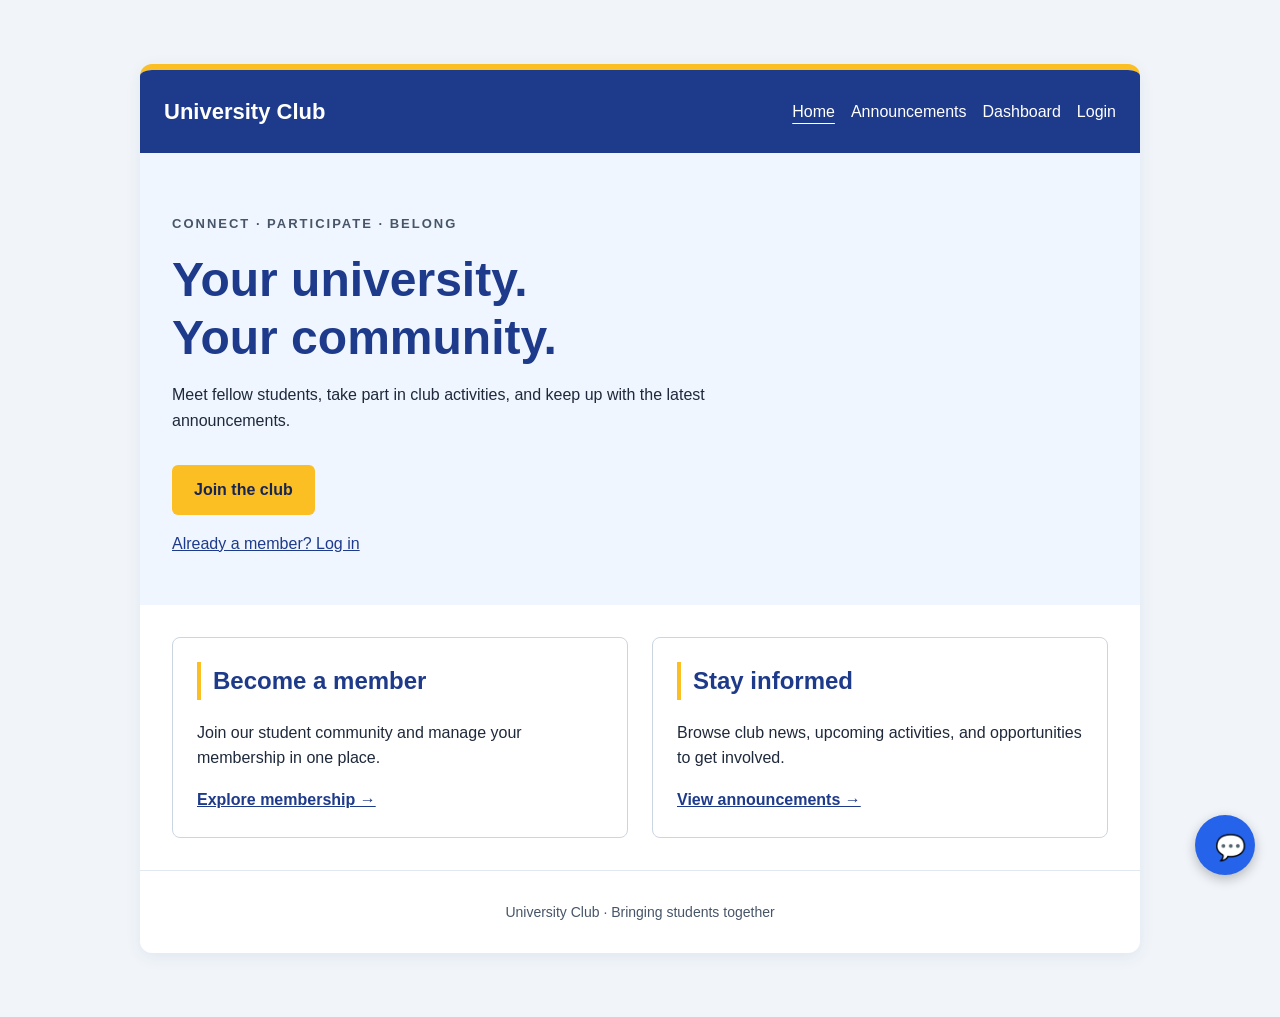
<file: index.html>
<!DOCTYPE html>
<html lang="en">
<head>
    <meta charset="UTF-8">
    <meta name="viewport" content="width=device-width, initial-scale=1.0">
    <title>University Club</title>
    <link rel="stylesheet" href="style.css">
    <link rel="stylesheet" href="chatbot.css">
</head>
<body>
    <main class="homepage">
    <header class="home-header">
        <a class="club-name" href="index.html">University Club</a>

        <nav aria-label="Main navigation">
            <a href="index.html" aria-current="page">Home</a>
            <a href="announcements.html">Announcements</a>
            <a href="dashboard.html">Dashboard</a>
            <a href="admin.php" id="admin-link" hidden>Admin</a>
            <a href="login.html" id="login-link">Login</a>
        </nav>
    </header>

    <section class="home-welcome">
        <p class="home-label">CONNECT · PARTICIPATE · BELONG</p>
        <h1>Your university.<br>Your community.</h1>
        <p>
            Meet fellow students, take part in club activities,
            and keep up with the latest announcements.
        </p>

        <a class="home-button" href="register.html">Join the club</a>
        <a class="home-login" href="login.html">Already a member? Log in</a>
    </section>

    <div class="home-cards">
        <section class="home-card">
            <h2>Become a member</h2>
            <p>
                Join our student community and manage your
                membership in one place.
            </p>
            <a href="register.html">Explore membership →</a>
        </section>

        <section class="home-card">
            <h2>Stay informed</h2>
            <p>
                Browse club news, upcoming activities,
                and opportunities to get involved.
            </p>
            <a href="announcements.html">View announcements →</a>
        </section>
    </div>

    <footer class="home-footer">
        <p>University Club · Bringing students together</p>
    </footer>
</main>

    <div class="chat-container" id="chatContainer">
        <div class="chat-header">
            <strong>🎓 Club Assistant</strong>
            <button
                type="button"
                class="close-btn"
                aria-label="Close club assistant"
                onclick="closeChat()"
            >×</button>
        </div>

        <div class="chat-box" id="chatBox">
            <div class="bot-message">Hi! How can I help you?</div>
        </div>

        <div class="suggestions">
            <button onclick="quickQuestion('How do I join the club?')">
                Join Club
            </button>

            <button onclick="quickQuestion('Where can I see announcements?')">
                Announcements
            </button>

            <button onclick="quickQuestion('Are there any events?')">
                Events
            </button>

            <button onclick="quickQuestion('What does this club do?')">
                About Club
            </button>

            <button onclick="quickQuestion('Who can join the club?')">
                Eligibility
            </button>

            <button onclick="quickQuestion('How do I register?')">
                Registration
            </button>
        </div>

        <div class="chat-input">
            <input
                id="userInput"
                aria-label="Question for the club assistant"
                placeholder="Ask a question..."
            >
            <button id="sendButton">Send</button>
        </div>
    </div>

    <button
        type="button"
        class="chat-button"
        id="chatButton"
        aria-label="Open club assistant"
        onclick="openChat()"
    >💬</button>

    <script src="index.js"></script>
    <script src="navbar.js"></script>
    <script src="chatbot.js"></script>
</body>
</html>
</file>
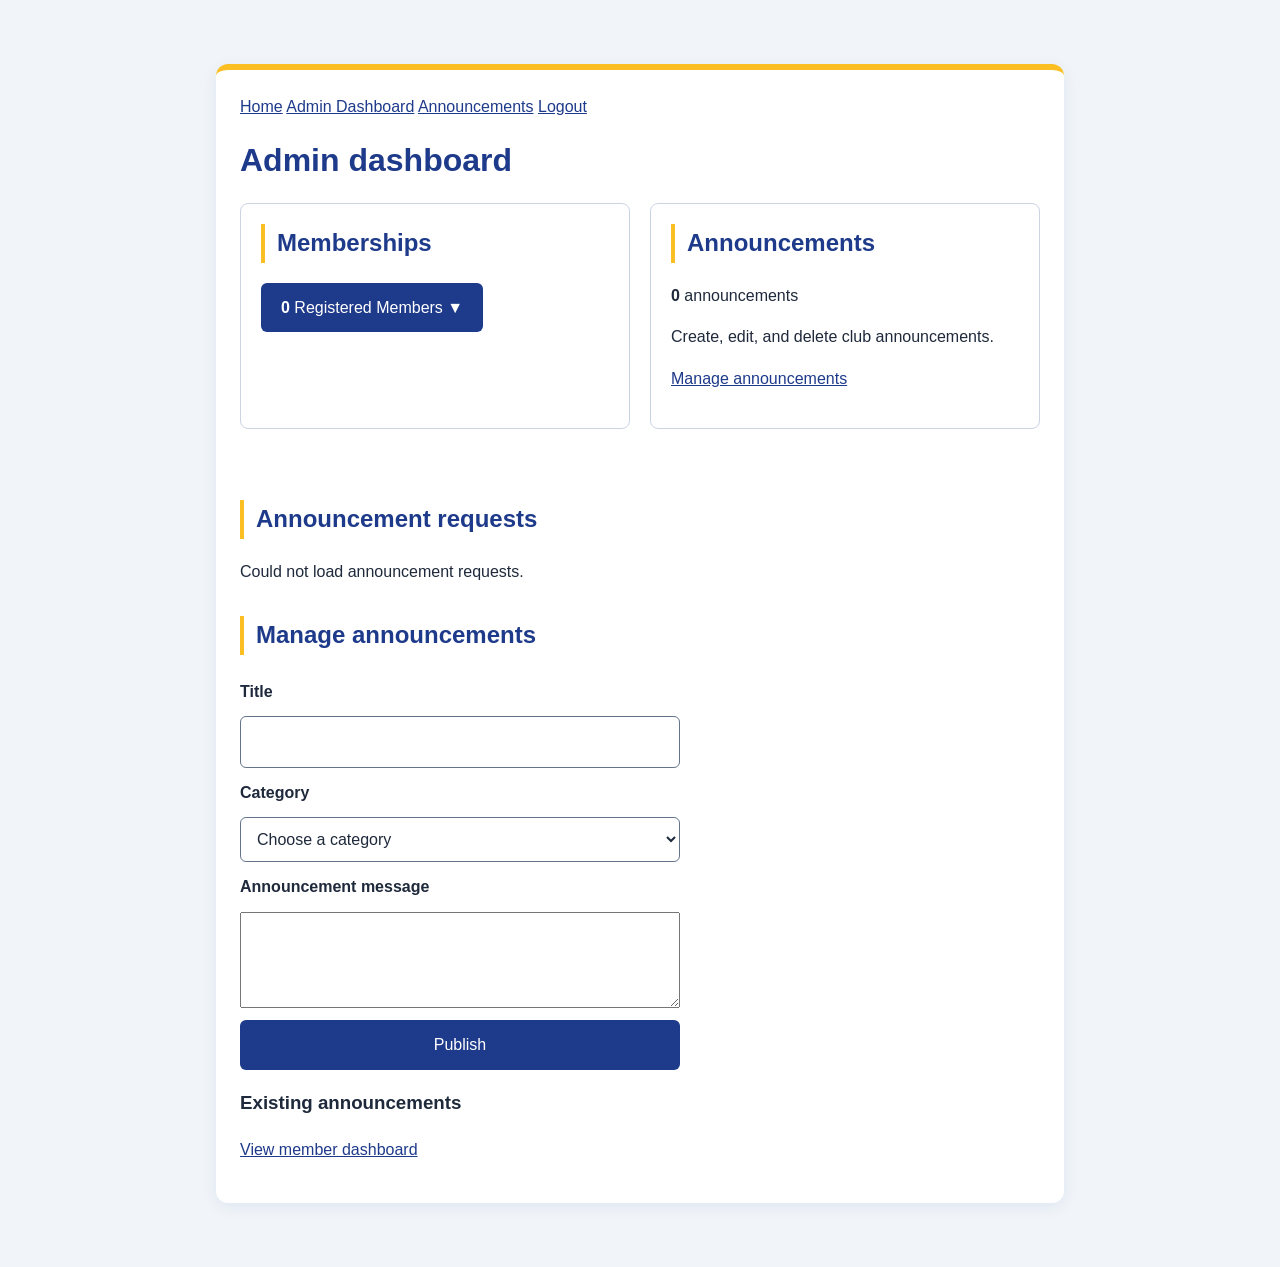
<file: admin.html>
<!DOCTYPE html>
<html lang="en">

<head>
    <meta charset="UTF-8">
    <meta name="viewport" content="width=device-width, initial-scale=1.0">

    <title>Admin Dashboard | University Club</title>

    <link rel="stylesheet" href="style.css">
</head>

<body>

    <main>

<nav aria-label="Main navigation">
    <a href="index.html">Home</a>
    <a href="admin.html" aria-current="page">Admin Dashboard</a>
    <a href="announcements.html">Announcements</a>
    <a href="logout.php">Logout</a>
</nav>


        <h1>Admin dashboard</h1>


        <div class="dashboard-grid">

            <section class="dashboard-card">

                <h2>Memberships</h2>

                <p>
                    <button type="button" id="toggle-members">
                        <strong id="member-count">0</strong>
                        Registered Members ▼
                    </button>
                </p>

                <div id="member-list" hidden></div>

            </section>

            <section class="dashboard-card">

                <h2>Announcements</h2>

                <p>
                    <strong id="announcement-count">0</strong>
                    announcements
                </p>

                <p>
                    Create, edit, and delete club announcements.
                </p>

                <p>
                    <a href="#manage-announcements">
                        Manage announcements
                    </a>
                </p>

            </section>
            <section id="announcement-requests">

    <h2>Announcement requests</h2>

    <div id="request-list">
            <p>Loading requests...</p>
            </div>

            </section>

        </div>


        <!-- Manage announcements -->
        <section id="manage-announcements">

            <h2>Manage announcements</h2>

            <form
                id="announcement-form"
                action="announcement.php"
                method="POST"
            >

                <label for="announcement-title">
                    Title
                </label>

                <input
                    id="announcement-title"
                    name="title"
                    type="text"
                    maxlength="150"
                    required
                >


                <label for="announcement-category">
                    Category
                </label>

                <select
                    id="announcement-category"
                    name="category"
                    required
                >

                    <option value="">
                        Choose a category
                    </option>

                    <option value="General">
                        General
                    </option>

                    <option value="Events">
                        Events
                    </option>

                </select>


                <label for="announcement-content">
                    Announcement message
                </label>

                <textarea
                    id="announcement-content"
                    name="des"
                    rows="6"
                    maxlength="2000"
                    required
                ></textarea>


                <button type="submit">
                    Publish
                </button>

            </form>


            <h3>Existing announcements</h3>

            <div id="admin-announcement-list"></div>

        </section>

        <p>
            <a href="dashboard.html">
                View member dashboard
            </a>
        </p>

    </main>


    <script src="admin.js"></script>
    <script src="navbar.js"></script>

</body>

</html>
</file>
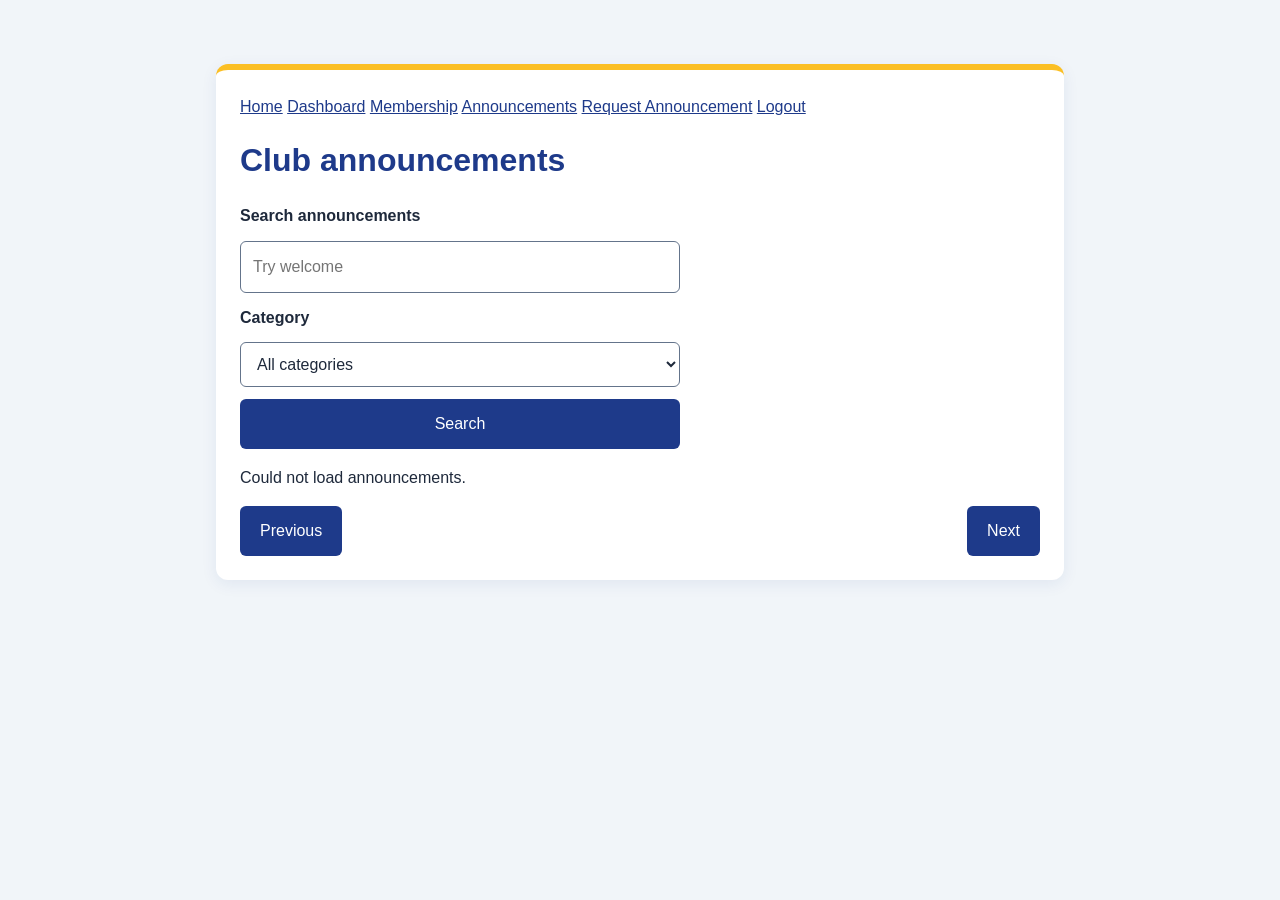
<file: announcements.html>
<!DOCTYPE html>
<html lang="en">
<head>
    <meta charset="UTF-8">
    <meta name="viewport" content="width=device-width, initial-scale=1.0">
    <title>Announcements | University Club</title>
    <link rel="stylesheet" href="style.css">
    <script src="announcements.js" defer></script>
</head>
<body>
    <main>
<nav aria-label="Main navigation">
    <a href="index.html">Home</a>
    <a href="dashboard.html">Dashboard</a>
    <a href="membership.html">Membership</a>
    <a href="announcements.html" aria-current="page">Announcements</a>
    <a href="request.html">Request Announcement</a>
    <a href="admin.php" id="admin-link" hidden>Admin</a>
    <a href="logout.php">Logout</a>
</nav>
        <h1>Club announcements</h1>

        <form id="search-form">
            <label for="search">Search announcements</label>
            <input id="search" type="search" placeholder="Try welcome">

            <label for="category">Category</label>
            <select id="category">
                <option value="all">All categories</option>
                <option value="General">General</option>
                <option value="Events">Events</option>
            </select>

            <button type="submit">Search</button>
        </form>

        <p id="results-message" role="status"></p>

        <div id="announcement-list"></div>

        <nav aria-label="Announcement pages">
            <button id="previous" type="button">Previous</button>
            <span id="page-number"></span>
            <button id="next" type="button">Next</button>
        </nav>
    </main>
    <script src="navbar.js"></script>
</body>
</html>
</file>
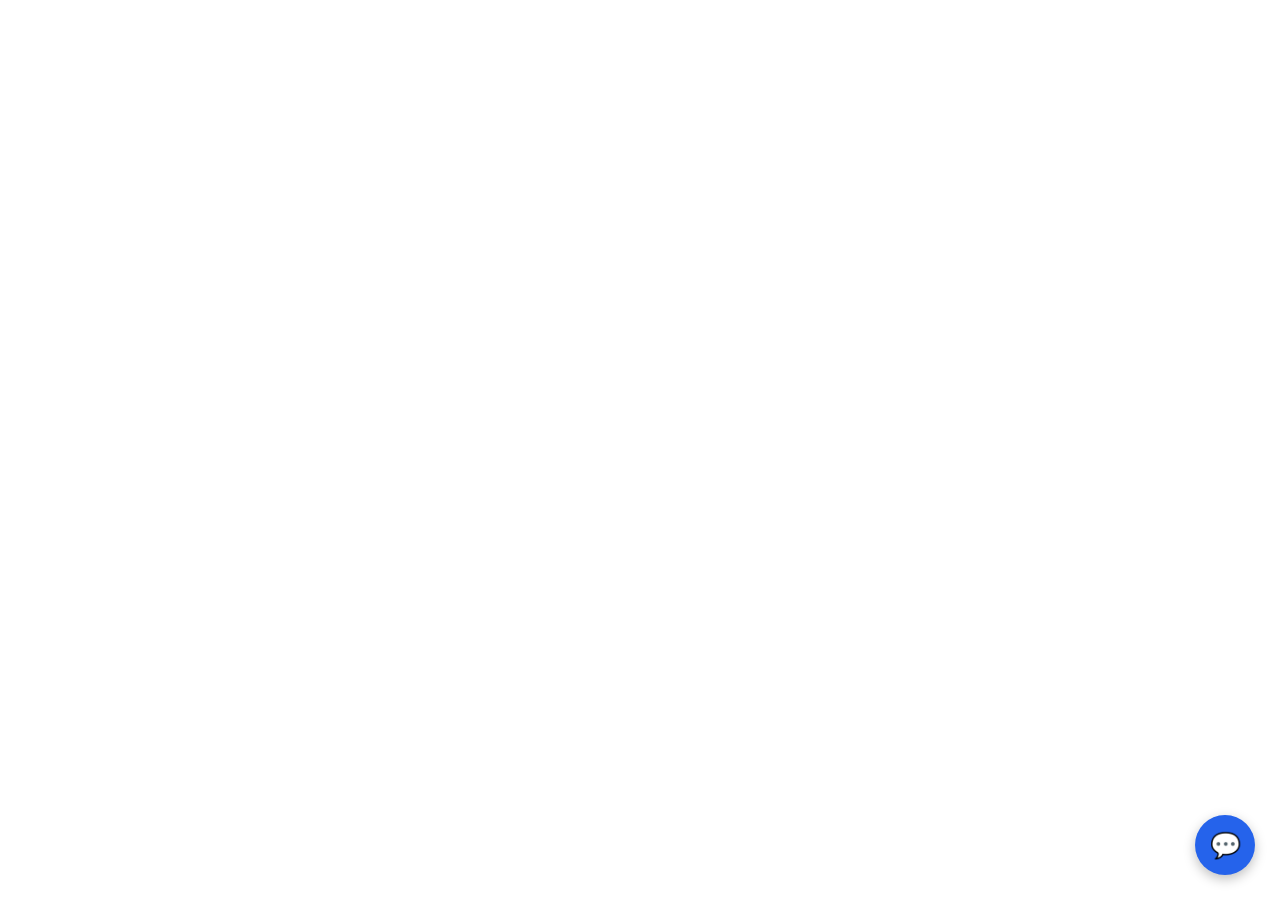
<file: chatbot.html>
<!DOCTYPE html>
<html lang="en">

<head>
    <meta charset="UTF-8">
    <meta name="viewport" content="width=device-width, initial-scale=1.0">

    <title>Club Chatbot Test</title>

    <link rel="stylesheet" href="chatbot.css">
</head>

<body>

    <!-- Chatbot window -->
    <div class="chat-container" id="chatContainer">

        <div class="chat-header">

            <div>
                <strong>🎓 Club Assistant</strong>
                <p>University Club Support</p>
            </div>

            <button class="close-btn" onclick="closeChat()">×</button>

        </div>


        <div class="chat-box" id="chatBox">

            <div class="bot-message">
                Hi! How can I help you with the University Club?
            </div>

        </div>

<div class="suggestions">

    <button onclick="quickQuestion('How do I join the club?')">
        Join Club
    </button>

    <button onclick="quickQuestion('Where can I see announcements?')">
        Announcements
    </button>

    <button onclick="quickQuestion('Are there any events?')">
        Events
    </button>

    <button onclick="quickQuestion('What does this club do?')">
        About Club
    </button>

    <button onclick="quickQuestion('Who can join the club?')">
        Eligibility
    </button>

    <button onclick="quickQuestion('How do I register?')">
        Registration
    </button>

</div>


        <div class="chat-input">

            <input
                type="text"
                id="userInput"
                placeholder="Ask a question..."
                autocomplete="off"
            >

            <button id="sendButton">Send</button>

        </div>

    </div>


    <!-- Button used to open chatbot -->
    <button class="chat-button" id="chatButton" onclick="openChat()">
        💬
    </button>


    <script src="chatbot.js"></script>

</body>
</html>
</file>
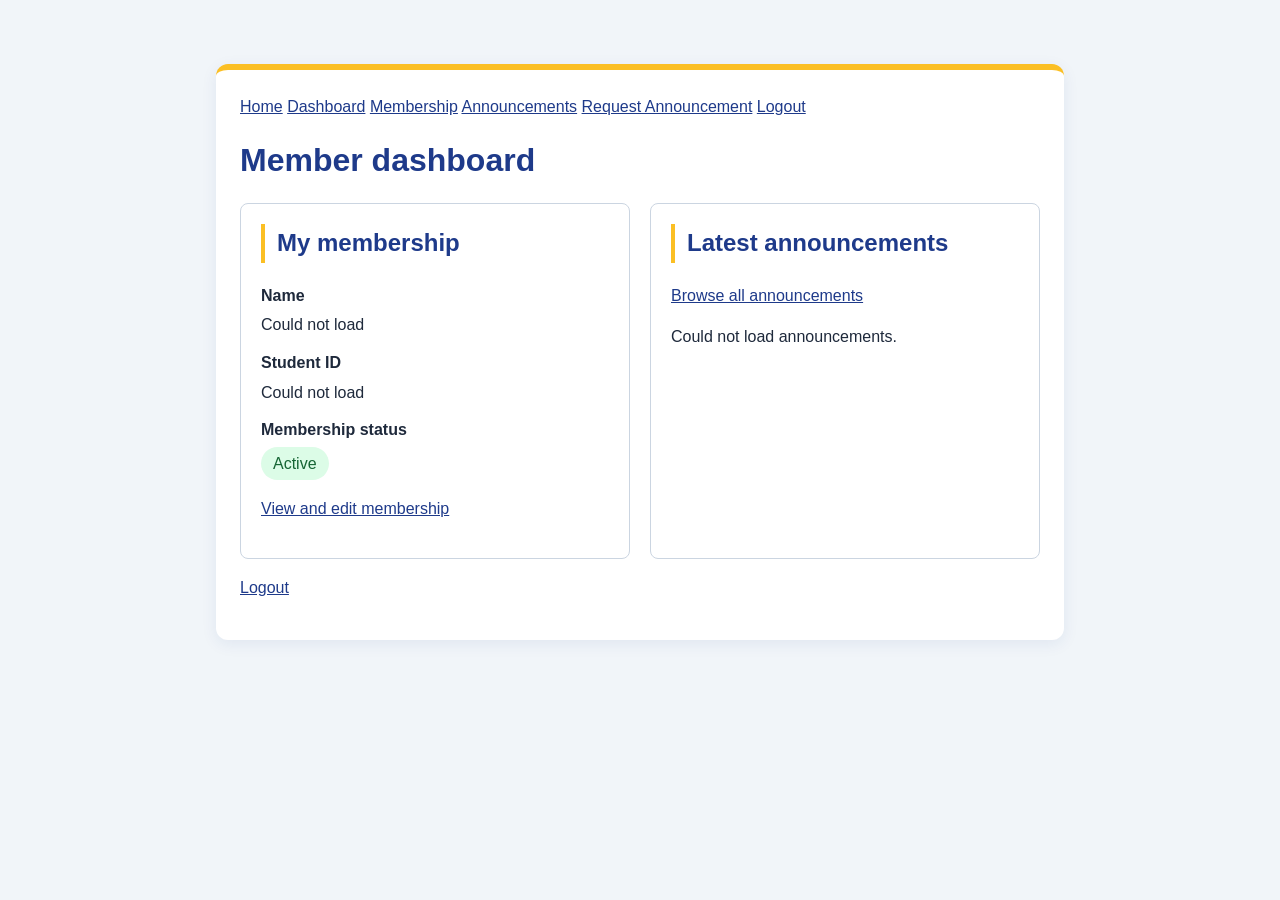
<file: dashboard.html>
<!DOCTYPE html>
<html lang="en">
<head>
    <meta charset="UTF-8">
    <meta name="viewport" content="width=device-width, initial-scale=1.0">
    <title>Member Dashboard | University Club</title>
    <link rel="stylesheet" href="style.css">
</head>

<body>

    <main>

<nav aria-label="Main navigation">
    <a href="index.html">Home</a>
    <a href="dashboard.html" aria-current="page">Dashboard</a>
    <a href="membership.html">Membership</a>
    <a href="announcements.html">Announcements</a>
    <a href="request.html">Request Announcement</a>
    <a href="admin.php" id="admin-link" hidden>Admin</a>
    <a href="logout.php">Logout</a>
</nav>

        <h1>Member dashboard</h1>

        <div class="dashboard-grid">

            <!-- Membership section -->
            <section class="dashboard-card">

                <h2>My membership</h2>

                <dl>

                    <dt>Name</dt>
                    <dd id="dashboard-name">Loading...</dd>

                    <dt>Student ID</dt>
                    <dd id="dashboard-student-id">Loading...</dd>

                    <dt>Membership status</dt>
                    <dd>
                        <span class="status-badge">Active</span>
                    </dd>

                </dl>

                <p>
                    <a href="membership.html">
                        View and edit membership
                    </a>
                </p>

            </section>


            <!-- Announcements section -->
            <section class="dashboard-card">

                <h2>Latest announcements</h2>

                <p>
                    <a href="announcements.html">
                        Browse all announcements
                    </a>
                </p>

                <div id="dashboard-announcements">
                    <p>Loading announcements...</p>
                </div>

            </section>

        </div>

        <p>
            <a href="logout.php">Logout</a>
        </p>

    </main>

    <script src="dashboard.js"></script>
    <script src="navbar.js"></script>
</body>
</html>
</file>
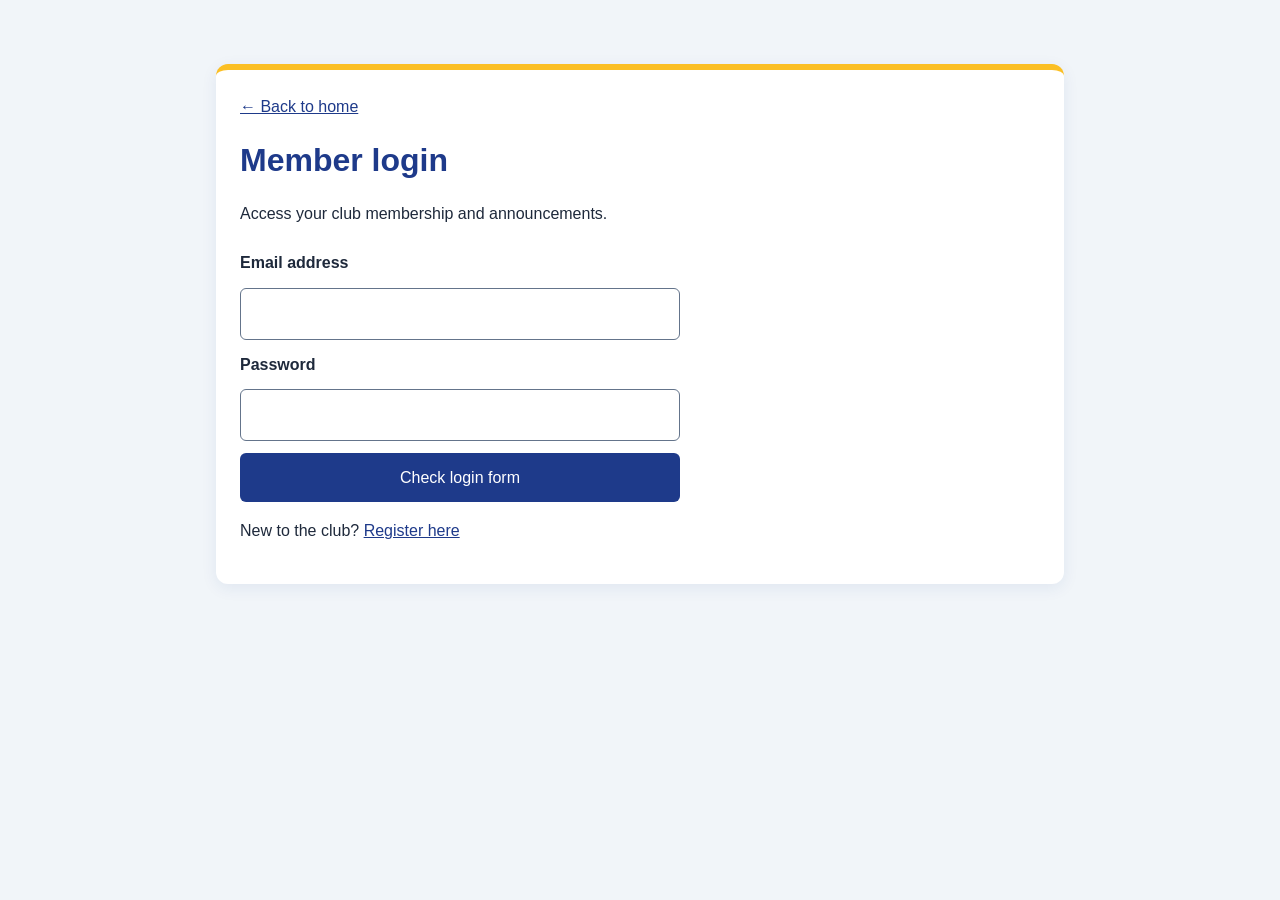
<file: login.html>
<!DOCTYPE html>
<html lang="en">
<head>
    <meta charset="UTF-8">
    <meta name="viewport" content="width=device-width, initial-scale=1.0">
    <title>Member Login | University Club</title>
    <link rel="stylesheet" href="style.css">
    <script src="login.js" defer></script>
</head>
<body>

    <main>
        <a href="index.html">← Back to home</a>

        <h1>Member login</h1>
        <p>Access your club membership and announcements.</p>

        <form id="login-form" action="login.php" method="POST">
            <label for="email">Email address</label>
            <input
                id="email"
                name="email"
                type="email"
                autocomplete="username"
                required
            >

            <label for="password">Password</label>
            <input
                id="password"
                name="password"
                type="password"
                autocomplete="current-password"
                required
            >

            <button type="submit">Check login form</button>
        </form>

        <p id="login-feedback" role="status"></p>

        <p>
            New to the club?
            <a href="register.html">Register here</a>
        </p>
    </main>
</body>
</html>
</file>
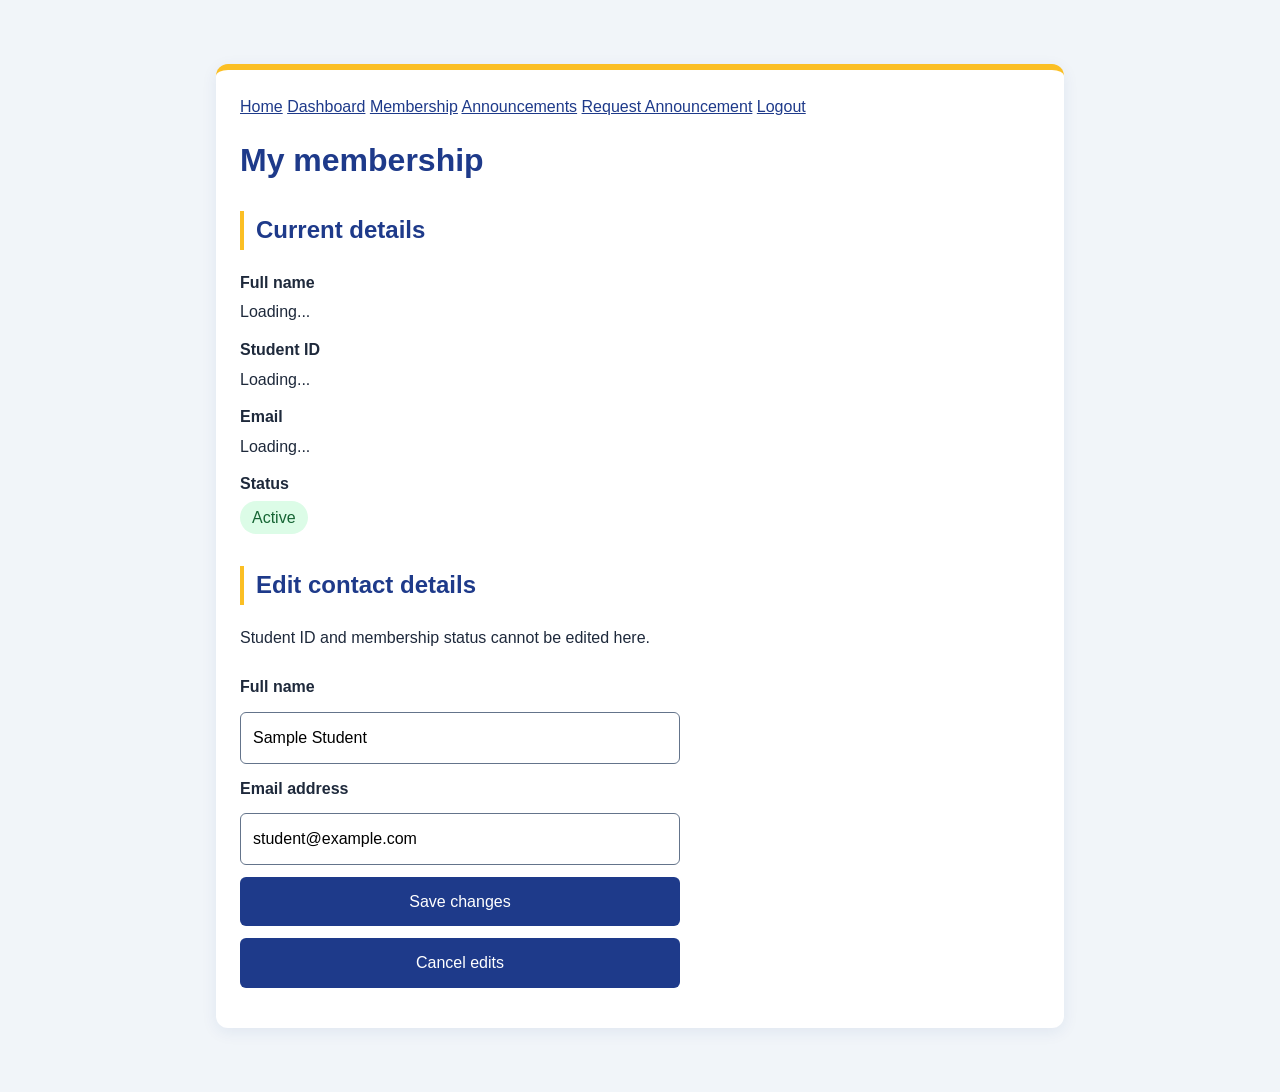
<file: membership.html>
<!DOCTYPE html>
<html lang="en">
<head>
    <meta charset="UTF-8">
    <meta name="viewport" content="width=device-width, initial-scale=1.0">
    <title>My Membership | University Club</title>
    <link rel="stylesheet" href="style.css">
    <script src="membership.js" defer></script>
</head>
<body>
    <main>
<nav aria-label="Main navigation">
    <a href="index.html">Home</a>
    <a href="dashboard.html">Dashboard</a>
    <a href="membership.html" aria-current="page">Membership</a>
    <a href="announcements.html">Announcements</a>
    <a href="request.html">Request Announcement</a>
    <a href="admin.php" id="admin-link" hidden>Admin</a>
    <a href="logout.php">Logout</a>
</nav>

        <h1>My membership</h1>


        <section aria-labelledby="details-heading">
            <h2 id="details-heading">Current details</h2>

            <dl>
        <dt>Full name</dt>
        <dd id="display-name">Loading...</dd>

        <dt>Student ID</dt>
        <dd id="display-student-id">Loading...</dd>

        <dt>Email</dt>
        <dd id="display-email">Loading...</dd>

        <dt>Status</dt>
        <dd><span class="status-badge">Active</span></dd>
        </dl>
        </section>

        <section aria-labelledby="edit-heading">
            <h2 id="edit-heading">Edit contact details</h2>
            <p>Student ID and membership status cannot be edited here.</p>

            <form id="membership-form">
                <label for="full-name">Full name</label>
                <input
                    id="full-name"
                    name="full_name"
                    type="text"
                    value="Sample Student"
                    maxlength="100"
                    autocomplete="name"
                    required
                >

                <label for="email">Email address</label>
                <input
                    id="email"
                    name="email"
                    type="email"
                    value="student@example.com"
                    maxlength="254"
                    autocomplete="email"
                    required
                >

                <button type="submit">Save changes</button>
                <button type="button" id="cancel-edit">
                    Cancel edits
                </button>
            </form>

            <p id="membership-feedback" role="status"></p>
        </section>
    </main>
    <script src="navbar.js"></script>
</body>
</html>
</file>
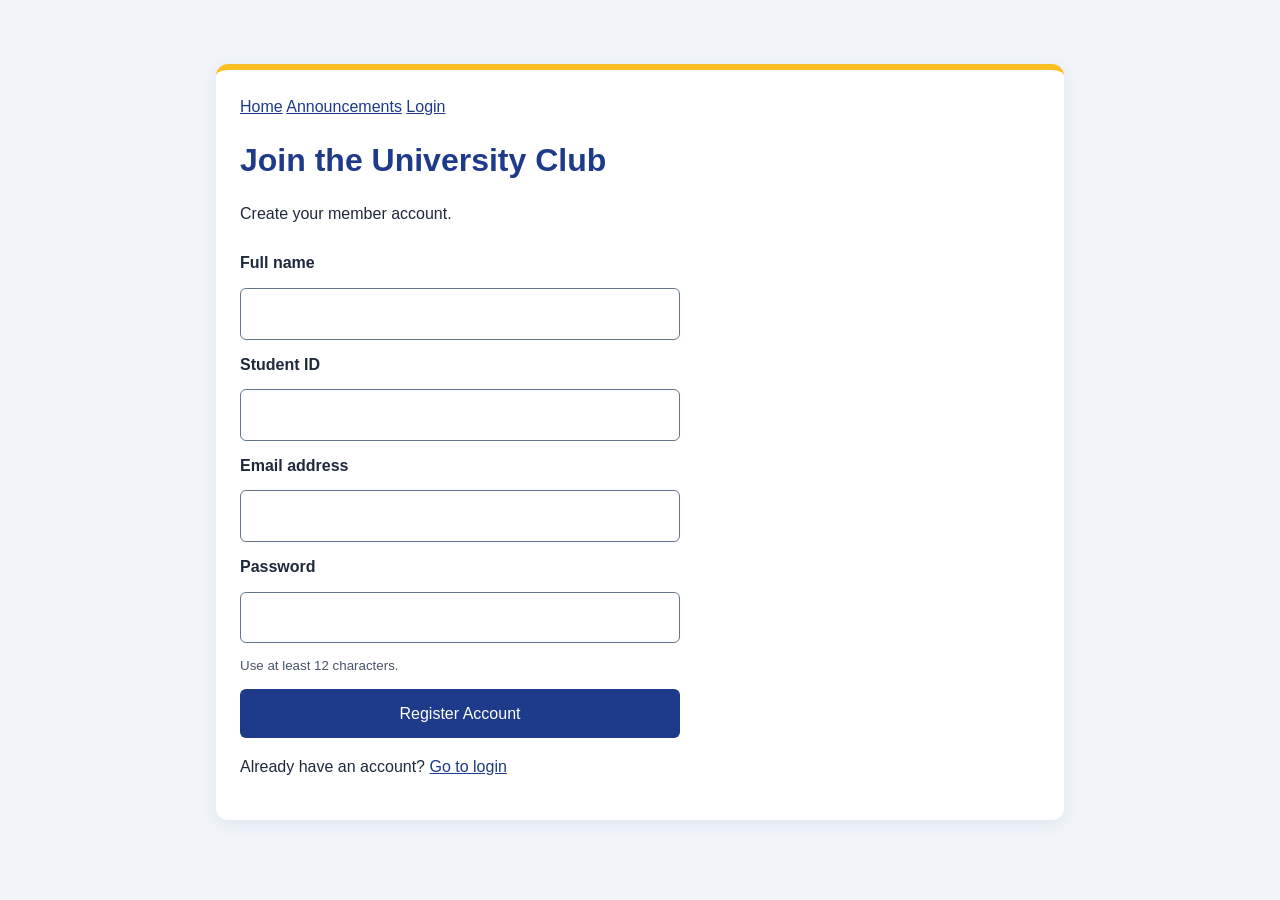
<file: register.html>
<!DOCTYPE html>
<html lang="en">
<head>
    <meta charset="UTF-8">
    <meta name="viewport" content="width=device-width, initial-scale=1.0">
    <title>Join the Club</title>
    <link rel="stylesheet" href="style.css">
    <script src="register.js" defer></script> 
</head>
<body>
    <main>
        <nav aria-label="Main navigation">
    <a href="index.html">Home</a>
    <a href="announcements.html">Announcements</a>
    <a href="login.html">Login</a>
</nav>

        <h1>Join the University Club</h1>
        <p>Create your member account.</p>

        <form id="register-form" action="register.php" method="POST">
            <label for="full-name">Full name</label>
            <input
                id="full-name"
                name="full_name"
                type="text"
                autocomplete="name"
                maxlength="100"
                required
            >

            <label for="student_id">Student ID</label>
            <input
                id="student_id"
                name="student_id"
                type="text"
                maxlength="20"
                required
            >

            <label for="email">Email address</label>
            <input
                id="email"
                name="email"
                type="email"
                autocomplete="email"
                required
            >

            <label for="password">Password</label>
            <input
                id="password"
                name="password"
                type="password"
                autocomplete="new-password"
                minlength="12"
                aria-describedby="password-help"
                required
            >
            <small id="password-help">
                Use at least 12 characters.
            </small>

            <button type="submit">Register Account</button>
        </form>

        <p id="register-feedback" role="status"></p>
        <p>Already have an account? <a href="login.html">Go to login</a></p>

    </main>
</body>
</html>
</file>
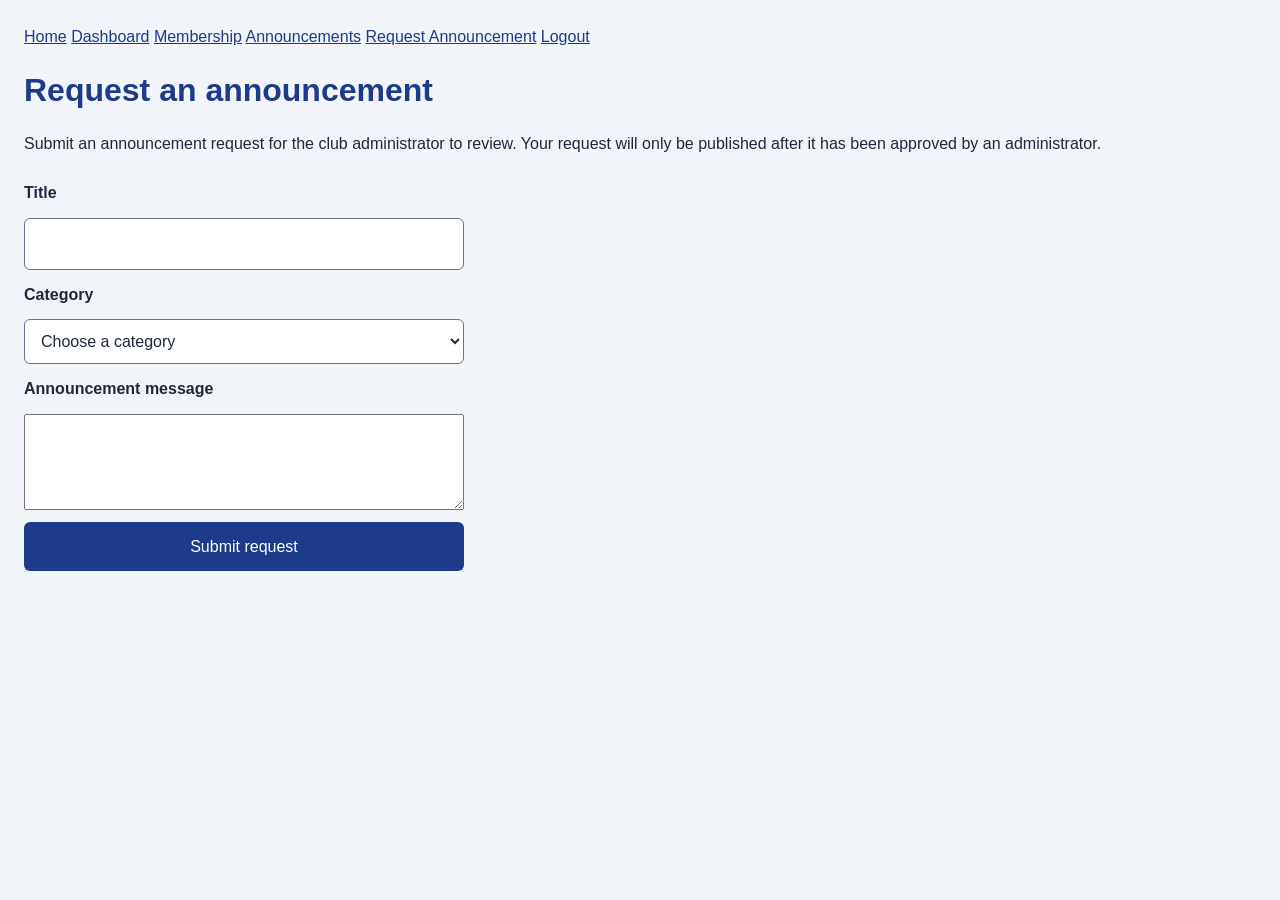
<file: request.html>
<!DOCTYPE html>
<html lang="en">

<head>
    <meta charset="UTF-8">
    <meta name="viewport" content="width=device-width, initial-scale=1.0">

    <title>Request Announcement | University Club</title>

    <link rel="stylesheet" href="style.css">
</head>

<body>

<nav aria-label="Main navigation">
    <a href="index.html">Home</a>
    <a href="dashboard.html">Dashboard</a>
    <a href="membership.html">Membership</a>
    <a href="announcements.html">Announcements</a>
    <a href="request.html" aria-current="page">Request Announcement</a>
    <a href="admin.php" id="admin-link" hidden>Admin</a>
    <a href="logout.php">Logout</a>
</nav>


        <h1>Request an announcement</h1>

        <p>
            Submit an announcement request for the club administrator
            to review. Your request will only be published after it
            has been approved by an administrator.
        </p>


        <!-- Announcement request form -->
        <form
            id="announcement-request-form"
            action="request.php"
            method="POST"
        >

            <label for="request-title">
                Title
            </label>

            <input
                id="request-title"
                name="title"
                type="text"
                maxlength="150"
                required
            >


            <label for="request-category">
                Category
            </label>

            <select
                id="request-category"
                name="category"
                required
            >

                <option value="">
                    Choose a category
                </option>

                <option value="General">
                    General
                </option>

                <option value="Events">
                    Events
                </option>

            </select>


            <label for="request-content">
                Announcement message
            </label>

            <textarea
                id="request-content"
                name="des"
                rows="6"
                maxlength="2000"
                required
            ></textarea>

            <button type="submit">
                Submit request
            </button>
        </form>
    </main>
    <script src="navbar.js"></script>

</body>

</html>
</file>
<file: style.css>
body {
    margin: 0;
    padding: 24px;
    font-family: Arial, sans-serif;
    background: #F1F5F9;
    color: #1E293B;
    line-height: 1.6;
}

main {
    max-width: 800px;
    margin: 40px auto;
    padding: 24px;
    background: #FFFFFF;
    border-top: 6px solid #FBBF24;
    border-radius: 12px;
    box-shadow: 0 4px 16px rgba(30, 58, 138, 0.08);
}

h1 {
    color: #1E3A8A;
    line-height: 1.2;
}

h2 {
    color: #1E3A8A;
    border-left: 4px solid #FBBF24;
    padding-left: 12px;
}

.intro {
    color: #475569;
}

section {
    margin-top: 32px;
}

a {
    color: #1E3A8A;
}

button {
    background: #1E3A8A;
    color: #FFFFFF;
    border: none;
    border-radius: 6px;
    padding: 12px 20px;
    font: inherit;
    cursor: pointer;
}

button:hover {
    background: #172554;
}

a:focus-visible,
button:focus-visible {
    outline: 3px solid #1E3A8A;
    outline-offset: 4px;
}

form {
    display: grid;
    gap: 12px;
    max-width: 440px;
    margin-top: 24px;
}

label {
    font-weight: bold;
}

input {
    box-sizing: border-box;
    width: 100%;
    padding: 12px;
    border: 1px solid #64748B;
    border-radius: 6px;
    font: inherit;
}

input:focus-visible {
    outline: 3px solid #1E3A8A;
    outline-offset: 2px;
}

small {
    color: #475569;
}

button:disabled {
    background: #475569;
    cursor: not-allowed;
}

.demo-notice {
    padding: 12px 16px;
    background: #FEF3C7;
    color: #78350F;
    border-left: 4px solid #FBBF24;
    border-radius: 6px;
}

.dashboard-grid {
    display: grid;
    grid-template-columns: 1fr;
    gap: 20px;
    margin-top: 24px;
}

.dashboard-card {
    min-width: 0;
    margin-top: 0;
    padding: 20px;
    border: 1px solid #CBD5E1;
    border-radius: 8px;
    overflow-wrap: anywhere;
}

.dashboard-card h2 {
    margin-top: 0;
}

dt {
    margin-top: 12px;
    font-weight: bold;
}

dd {
    margin: 4px 0 0;
}

.status-badge {
    display: inline-block;
    padding: 4px 12px;
    background: #DCFCE7;
    color: #166534;
    border-radius: 20px;
}

@media (min-width: 700px) {
    .dashboard-grid {
        grid-template-columns: 1fr 1fr;
    }
}

select {
    width: 100%;
    padding: 12px;
    border: 1px solid #64748B;
    border-radius: 6px;
    background: white;
    color: #1E293B;
    font: inherit;
}

select:focus-visible {
    outline: 3px solid #1E3A8A;
    outline-offset: 2px;
}

.announcement-card {
    margin: 20px 0;
    padding: 16px;
    border: 1px solid #CBD5E1;
    border-radius: 8px;
}

nav[aria-label="Announcement pages"] {
    display: flex;
    align-items: center;
    justify-content: space-between;
    flex-wrap: wrap;
    gap: 12px;
}

/* Homepage */

.homepage {
    max-width: 1000px;
    padding: 0;
    overflow: hidden;
}

.home-header {
    display: flex;
    justify-content: space-between;
    align-items: center;
    flex-wrap: wrap;
    gap: 20px;
    padding: 24px;
    background: #1E3A8A;
    color: white;
}

.home-header a {
    color: white;
}

.club-name {
    font-size: 22px;
    font-weight: bold;
    text-decoration: none;
}

.home-header nav {
    display: flex;
    flex-wrap: wrap;
    gap: 16px;
}

.home-header nav a {
    text-decoration: none;
}

.home-header nav a:hover,
.home-header nav a[aria-current="page"] {
    text-decoration: underline;
    text-underline-offset: 6px;
}

.home-header a:focus-visible {
    outline-color: #FBBF24;
}

.home-welcome {
    margin: 0;
    padding: 48px 32px;
    background: #EFF6FF;
}

.home-label {
    color: #475569;
    font-size: 13px;
    font-weight: bold;
    letter-spacing: 2px;
}

.home-welcome h1 {
    margin: 16px 0;
    font-size: clamp(32px, 5vw, 48px);
}

.home-welcome > p {
    max-width: 600px;
}

.home-button {
    display: inline-block;
    margin-top: 16px;
    padding: 12px 22px;
    background: #FBBF24;
    color: #172554;
    font-weight: bold;
    text-decoration: none;
    border-radius: 6px;
}

.home-button:hover {
    background: #FCD34D;
}

.home-login {
    display: block;
    margin-top: 16px;
}

.home-cards {
    display: grid;
    grid-template-columns: 1fr;
    gap: 24px;
    padding: 32px;
}

.home-card {
    margin: 0;
    padding: 24px;
    border: 1px solid #CBD5E1;
    border-radius: 8px;
}

.home-card h2 {
    margin-top: 0;
}

.home-card a {
    font-weight: bold;
}

.home-footer {
    padding: 16px 24px;
    border-top: 1px solid #E2E8F0;
    color: #475569;
    text-align: center;
    font-size: 14px;
}

@media (min-width: 700px) {
    .home-cards {
        grid-template-columns: 1fr 1fr;
    }
}

@media (max-width: 480px) {
    .home-welcome,
    .home-cards {
        padding: 24px 16px;
    }
}
</file>
<file: chatbot.css>
* {
    box-sizing: border-box;
}

body {
    margin: 0;
    font-family: Arial, sans-serif;
}


/* Chat button */

.chat-button {
    position: fixed;
    right: 25px;
    bottom: 25px;

    width: 60px;
    height: 60px;

    border: none;
    border-radius: 50%;

    background-color: #2563eb;
    color: white;

    font-size: 25px;
    cursor: pointer;

    box-shadow: 0 4px 12px rgba(0, 0, 0, 0.25);
}


/* Chat window */

.chat-container {
    position: fixed;

    right: 25px;
    bottom: 100px;

    width: 380px;
    height: 520px;

    background-color: white;

    border-radius: 15px;

    box-shadow: 0 5px 20px rgba(0, 0, 0, 0.2);

    display: none;
    flex-direction: column;

    overflow: hidden;
}


/* Header */

.chat-header {
    background-color: #1e3a8a;
    color: white;

    padding: 15px;

    display: flex;
    justify-content: space-between;
    align-items: center;
}

.chat-header p {
    margin: 4px 0 0;
    font-size: 12px;
}

.close-btn {
    background: none;
    border: none;

    color: white;
    font-size: 25px;

    cursor: pointer;
}


/* Messages */

.chat-box {
    flex: 1;

    padding: 15px;

    overflow-y: auto;

    background-color: #f8fafc;
}

.bot-message,
.user-message {
    max-width: 80%;

    padding: 10px 13px;
    margin-bottom: 10px;

    font-size: 14px;
    line-height: 1.4;
}

.bot-message {
    background-color: #e2e8f0;
    color: #1e293b;

    border-radius: 5px 14px 14px 14px;
}

.user-message {
    background-color: #2563eb;
    color: white;

    margin-left: auto;

    border-radius: 14px 5px 14px 14px;
}


/* Suggested questions */

.suggestions {
    display: flex;
    gap: 5px;

    padding: 9px;

    border-top: 1px solid #ddd;

    overflow-x: auto;
}

.suggestions button {
    border: 1px solid #93c5fd;

    background-color: #eff6ff;
    color: #1d4ed8;

    border-radius: 15px;

    padding: 6px 9px;

    cursor: pointer;

    white-space: nowrap;
}


/* Input */

.chat-input {
    display: flex;

    padding: 10px;

    border-top: 1px solid #ddd;
}

.chat-input input {
    flex: 1;

    padding: 10px;

    border: 1px solid #ccc;
    border-radius: 7px;

    outline: none;
}

.chat-input button {
    margin-left: 7px;

    padding: 10px 15px;

    border: none;
    border-radius: 7px;

    background-color: #2563eb;
    color: white;

    cursor: pointer;
}


/* Mobile */

@media (max-width: 500px) {

    .chat-container {
        width: calc(100% - 30px);
        height: 70vh;

        right: 15px;
        bottom: 90px;
    }

    .chat-button {
        right: 15px;
        bottom: 15px;
    }
}
</file>
